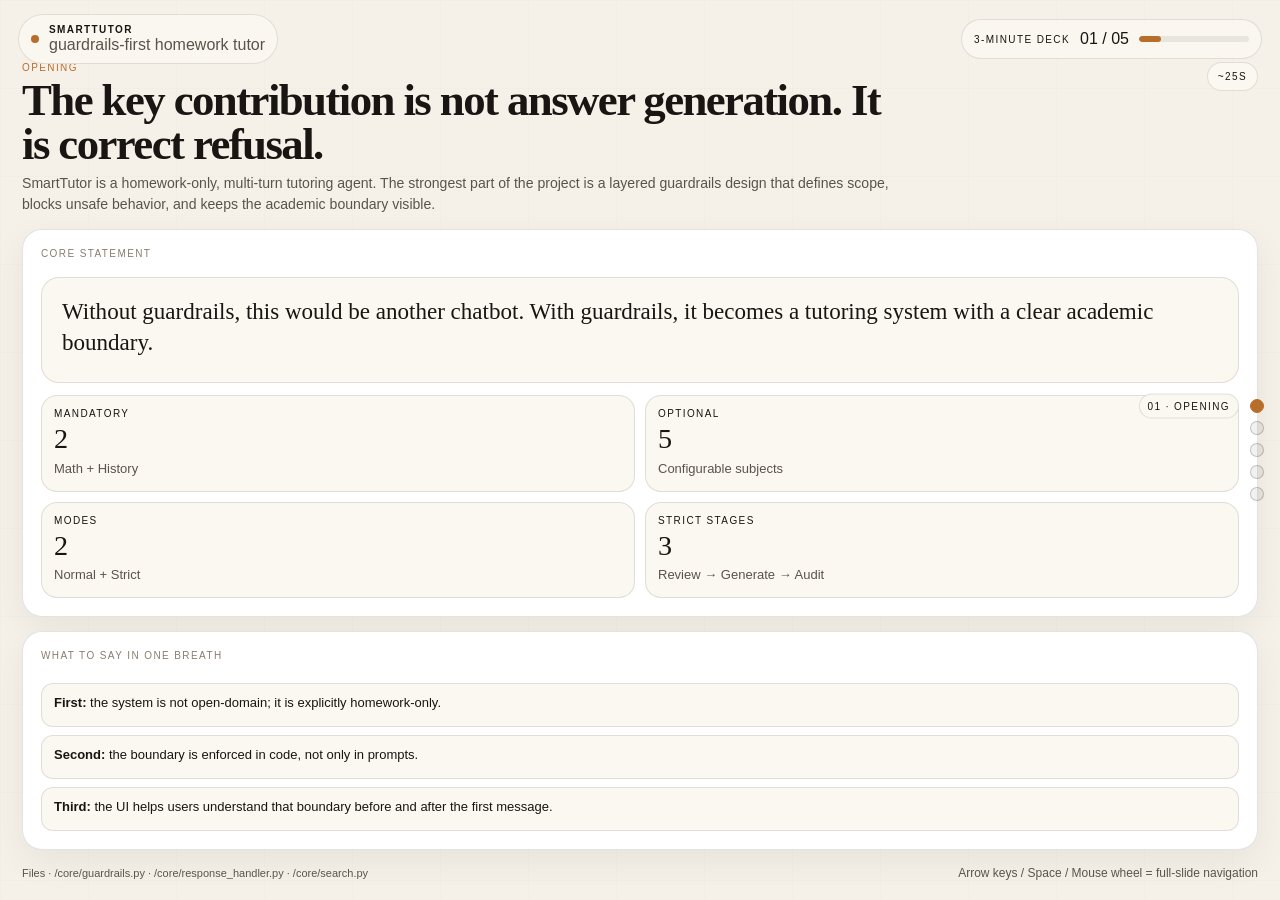
<file: slides/index.html>
<!DOCTYPE html>
<html lang="en">
<head>
  <meta charset="UTF-8" />
  <meta name="viewport" content="width=device-width, initial-scale=1.0" />
  <title>SmartTutor · Guardrails Slides</title>
  <style>
    :root {
      --bg: #f5f1e8;
      --paper: #fbf8f2;
      --panel: #ffffff;
      --line: rgba(32, 28, 24, 0.12);
      --line-strong: rgba(32, 28, 24, 0.22);
      --text: #181512;
      --muted: #5b534a;
      --soft: #8a7d6f;
      --accent: #b76e2b;
      --accent-soft: rgba(183, 110, 43, 0.12);
      --ok: #1b7f5c;
      --ok-soft: rgba(27, 127, 92, 0.10);
      --warn: #b05b50;
      --warn-soft: rgba(176, 91, 80, 0.10);
      --dark: #0f1013;
      --dark-2: #17181d;
      --dark-line: rgba(255,255,255,0.08);
      --dark-text: #f1f3f6;
      --radius-xl: 28px;
      --radius-lg: 20px;
      --radius-md: 14px;
      --radius-sm: 10px;
      --shadow: 0 12px 36px rgba(0, 0, 0, 0.06);
      --ease: cubic-bezier(.22,1,.36,1);
    }

    * { box-sizing: border-box; }
    html, body {
      margin: 0;
      width: 100%;
      height: 100%;
      overflow: hidden;
      background: var(--bg);
      color: var(--text);
      font-family: "Avenir Next", "Segoe UI", sans-serif;
    }

    body::before {
      content: "";
      position: fixed;
      inset: 0;
      background:
        linear-gradient(rgba(24,21,18,0.03) 1px, transparent 1px),
        linear-gradient(90deg, rgba(24,21,18,0.03) 1px, transparent 1px);
      background-size: 88px 88px;
      opacity: 0.45;
      pointer-events: none;
    }

    .deck-shell {
      position: relative;
      width: 100%;
      height: 100%;
      overflow: hidden;
    }

    .deck-hud {
      position: fixed;
      top: 14px;
      left: 18px;
      right: 18px;
      z-index: 20;
      display: flex;
      align-items: center;
      justify-content: space-between;
      gap: 12px;
      pointer-events: none;
    }

    .hud-box {
      pointer-events: auto;
      display: flex;
      align-items: center;
      gap: 10px;
      padding: 10px 12px;
      border: 1px solid var(--line);
      border-radius: 999px;
      background: rgba(251, 248, 242, 0.9);
      backdrop-filter: blur(12px);
    }

    .mark {
      width: 8px;
      height: 8px;
      border-radius: 50%;
      background: var(--accent);
      flex: 0 0 auto;
    }

    .hud-copy {
      display: flex;
      flex-direction: column;
      gap: 1px;
      line-height: 1.05;
    }

    .hud-copy strong,
    .eyebrow,
    .label,
    .mini,
    .nav-label,
    .badge {
      text-transform: uppercase;
      letter-spacing: 0.14em;
      font-size: 10px;
    }

    .hud-copy strong { color: var(--text); }
    .hud-copy span,
    .muted,
    .copy,
    .hint,
    .footer-copy,
    .card-copy,
    .mock-copy,
    .trace-copy,
    .bullet-copy { color: var(--muted); }

    .hud-progress {
      width: 110px;
      height: 6px;
      border-radius: 999px;
      background: rgba(24,21,18,0.08);
      overflow: hidden;
    }

    .hud-progress-fill {
      height: 100%;
      width: 0%;
      border-radius: inherit;
      background: var(--accent);
      transition: width 0.7s var(--ease);
    }

    .deck-nav {
      position: fixed;
      right: 16px;
      top: 50%;
      transform: translateY(-50%);
      z-index: 20;
      display: grid;
      gap: 8px;
    }

    .nav-dot {
      width: 14px;
      height: 14px;
      border-radius: 50%;
      border: 1px solid var(--line-strong);
      background: rgba(24,21,18,0.06);
      cursor: pointer;
      position: relative;
      transition: transform 0.18s ease, background 0.18s ease;
    }

    .nav-dot:hover,
    .nav-dot:focus-visible { transform: scale(1.08); outline: none; }

    .nav-dot.is-active {
      background: var(--accent);
      border-color: var(--accent);
    }

    .nav-label {
      position: absolute;
      right: 24px;
      top: 50%;
      transform: translateY(-50%);
      white-space: nowrap;
      padding: 6px 8px;
      border-radius: 999px;
      border: 1px solid var(--line);
      background: rgba(251,248,242,0.94);
      opacity: 0;
      pointer-events: none;
      transition: opacity 0.18s ease;
      color: var(--text);
    }

    .nav-dot:hover .nav-label,
    .nav-dot.is-active .nav-label { opacity: 1; }

    .deck-track {
      width: 100%;
      height: 100%;
      transition: transform 0.82s var(--ease);
      will-change: transform;
    }

    .slide {
      width: 100%;
      height: 100vh;
      height: 100dvh;
      padding: 66px 34px 22px;
      overflow: hidden;
    }

    .slide-inner {
      width: min(1260px, calc(100vw - 68px));
      height: 100%;
      margin: 0 auto;
      display: grid;
      grid-template-rows: auto minmax(0, 1fr) auto;
      gap: 14px;
    }

    .slide-header {
      display: flex;
      align-items: flex-start;
      justify-content: space-between;
      gap: 12px;
    }

    .title-wrap {
      max-width: 920px;
      display: grid;
      gap: 6px;
    }

    .eyebrow { color: var(--accent); }

    h1, h2 {
      margin: 0;
      font-family: "Iowan Old Style", "Baskerville", "Times New Roman", serif;
      font-weight: 600;
      letter-spacing: -0.035em;
      line-height: 0.98;
      color: var(--text);
    }

    h1 { font-size: clamp(34px, 4vw, 58px); max-width: 860px; }
    h2 { font-size: clamp(28px, 3vw, 44px); max-width: 860px; }

    .subtitle {
      margin: 0;
      max-width: 900px;
      color: var(--muted);
      font-size: clamp(14px, 1.1vw, 18px);
      line-height: 1.5;
    }

    .time {
      flex: 0 0 auto;
      padding: 8px 10px;
      border: 1px solid var(--line);
      border-radius: 999px;
      background: var(--paper);
      font-size: 10px;
      letter-spacing: 0.14em;
      text-transform: uppercase;
      white-space: nowrap;
    }

    [data-reveal] {
      opacity: 0;
      transform: translateY(10px);
      transition: opacity 0.42s ease, transform 0.5s var(--ease);
      transition-delay: var(--delay, 0s);
    }

    .slide.is-active [data-reveal] {
      opacity: 1;
      transform: translateY(0);
    }

    .grid-2,
    .grid-hero,
    .grid-3,
    .grid-ui {
      display: grid;
      gap: 14px;
      min-height: 0;
      align-items: stretch;
    }

    .grid-hero { grid-template-columns: 1.1fr 0.9fr; }
    .grid-2 { grid-template-columns: 1fr 1fr; }
    .grid-3 { grid-template-columns: repeat(3, minmax(0, 1fr)); }
    .grid-ui { grid-template-columns: 1.05fr 0.95fr; }

    .panel,
    .card,
    .mock,
    .trace,
    .takeaway {
      border: 1px solid var(--line);
      border-radius: var(--radius-lg);
      background: var(--panel);
      box-shadow: var(--shadow);
      min-height: 0;
    }

    .panel { padding: 18px; display: grid; gap: 12px; }
    .card { padding: 14px; display: grid; gap: 8px; }
    .label { color: var(--soft); }

    .statement {
      padding: 18px 20px;
      border: 1px solid var(--line);
      border-radius: 18px;
      background: var(--paper);
      font-family: "Iowan Old Style", "Baskerville", serif;
      font-size: clamp(20px, 1.8vw, 30px);
      line-height: 1.34;
      color: var(--text);
    }

    .metric-row {
      display: grid;
      grid-template-columns: repeat(4, minmax(0,1fr));
      gap: 10px;
    }

    .metric {
      padding: 12px;
      border: 1px solid var(--line);
      border-radius: 16px;
      background: var(--paper);
      display: grid;
      gap: 5px;
    }

    .metric-value {
      font-family: "Iowan Old Style", serif;
      font-size: clamp(24px, 2.2vw, 34px);
      line-height: 1;
    }

    .metric-copy { font-size: 13px; line-height: 1.4; color: var(--muted); }

    .bullet-list,
    .short-list {
      display: grid;
      gap: 8px;
      padding: 0;
      margin: 0;
      list-style: none;
    }

    .bullet-list li,
    .short-list li {
      padding: 10px 12px;
      border: 1px solid var(--line);
      border-radius: 12px;
      background: var(--paper);
      font-size: 13px;
      line-height: 1.45;
    }

    .bullet-list strong,
    .short-list strong,
    .card-title,
    .trace-title,
    .mock-title,
    .takeaway-title { color: var(--text); }

    .card-title,
    .trace-title,
    .mock-title,
    .takeaway-title {
      font-size: 16px;
      font-weight: 600;
    }

    .card-copy,
    .trace-copy,
    .mock-copy,
    .takeaway-copy { font-size: 13px; line-height: 1.45; }

    .step-list { display: grid; gap: 8px; }

    .step {
      display: grid;
      grid-template-columns: 26px 1fr;
      gap: 10px;
      padding: 10px 12px;
      border: 1px solid var(--line);
      border-radius: 12px;
      background: var(--paper);
      min-height: 0;
    }

    .step-num {
      width: 26px;
      height: 26px;
      border-radius: 50%;
      display: inline-flex;
      align-items: center;
      justify-content: center;
      background: var(--accent-soft);
      color: var(--accent);
      font-size: 12px;
      font-weight: 700;
      line-height: 1;
    }

    .example-grid {
      display: grid;
      grid-template-columns: repeat(2, minmax(0, 1fr));
      gap: 8px;
    }

    .example {
      padding: 10px 12px;
      border: 1px solid var(--line);
      border-radius: 12px;
      background: var(--paper);
      display: grid;
      gap: 6px;
      min-height: 0;
    }

    .badge {
      width: fit-content;
      padding: 4px 7px;
      border-radius: 999px;
      border: 1px solid transparent;
    }

    .badge.ok { color: var(--ok); background: var(--ok-soft); border-color: rgba(27,127,92,0.16); }
    .badge.no { color: var(--warn); background: var(--warn-soft); border-color: rgba(176,91,80,0.16); }

    .trace {
      padding: 14px;
      display: grid;
      gap: 8px;
      background: var(--paper);
    }

    .trace-card {
      padding: 10px 12px;
      border: 1px solid var(--line);
      border-radius: 12px;
      background: #fff;
      display: grid;
      gap: 6px;
    }

    .trace-head {
      display: flex;
      align-items: center;
      justify-content: space-between;
      gap: 8px;
    }

    .trace-state {
      font-size: 10px;
      letter-spacing: 0.12em;
      text-transform: uppercase;
      padding: 4px 7px;
      border-radius: 999px;
      border: 1px solid var(--line);
    }

    .trace-state.ok { color: var(--ok); background: var(--ok-soft); }
    .trace-state.mid { color: var(--accent); background: var(--accent-soft); }

    .mock {
      padding: 14px;
      display: grid;
      gap: 10px;
      background: linear-gradient(180deg, var(--dark-2), var(--dark));
      color: var(--dark-text);
      border-color: var(--dark-line);
      box-shadow: none;
    }

    .mock-shell {
      border: 1px solid var(--dark-line);
      border-radius: 18px;
      background: linear-gradient(180deg, #101216, #0d0f12);
      padding: 12px;
      display: grid;
      gap: 10px;
      min-height: 0;
    }

    .mock-top {
      display: flex;
      align-items: center;
      justify-content: space-between;
      gap: 10px;
    }

    .mock-brand {
      display: grid;
      gap: 2px;
      line-height: 1.05;
    }

    .mock-brand strong { font-size: 16px; color: var(--dark-text); }
    .mock-brand span,
    .mock-copy,
    .mock-note { color: rgba(241,243,246,0.56); }

    .ghost {
      padding: 7px 10px;
      border: 1px solid var(--dark-line);
      border-radius: 999px;
      font-size: 10px;
      letter-spacing: 0.12em;
      text-transform: uppercase;
      color: rgba(241,243,246,0.8);
      background: rgba(255,255,255,0.03);
    }

    .mock-title {
      font-family: "Iowan Old Style", serif;
      font-size: 28px;
      line-height: 1.02;
      color: #f5f7fb;
      max-width: 560px;
    }

    .starter-row,
    .toolbar-row,
    .chip-row,
    .trace-row { display: flex; gap: 8px; flex-wrap: wrap; }

    .starter-box,
    .toolbar-pill,
    .chip,
    .trace-pill,
    .bubble {
      border: 1px solid var(--dark-line);
      border-radius: 12px;
      background: rgba(255,255,255,0.03);
      color: rgba(241,243,246,0.88);
    }

    .starter-row { display: grid; grid-template-columns: repeat(3, minmax(0,1fr)); gap: 8px; }

    .starter-box {
      padding: 10px;
      display: grid;
      gap: 6px;
      min-height: 74px;
    }

    .starter-head {
      display: flex;
      align-items: center;
      justify-content: space-between;
      gap: 6px;
    }

    .chip-small {
      padding: 4px 6px;
      border-radius: 999px;
      font-size: 9px;
      letter-spacing: 0.12em;
      text-transform: uppercase;
      background: rgba(255,255,255,0.05);
      color: rgba(241,243,246,0.74);
    }

    .chip-small.ok { background: rgba(27,127,92,0.18); color: #98e2c6; }
    .chip-small.no { background: rgba(176,91,80,0.18); color: #f1b2ab; }

    .starter-copy { font-size: 12px; line-height: 1.3; }

    .toolbar-pill,
    .chip,
    .trace-pill {
      padding: 7px 9px;
      font-size: 11px;
    }

    .composer {
      margin-top: auto;
      border: 1px solid var(--dark-line);
      border-radius: 16px;
      padding: 10px;
      background: rgba(255,255,255,0.025);
      display: grid;
      gap: 8px;
    }

    .input {
      height: 48px;
      border: 1px solid var(--dark-line);
      border-radius: 14px;
      padding: 10px 12px;
      display: flex;
      align-items: center;
      justify-content: space-between;
      gap: 10px;
      color: rgba(241,243,246,0.36);
      font-size: 13px;
    }

    .send {
      width: 30px;
      height: 30px;
      border-radius: 50%;
      background: #f3f5f7;
      color: #111317;
      display: inline-flex;
      align-items: center;
      justify-content: center;
      font-weight: 700;
      flex: 0 0 auto;
    }

    .chat {
      display: grid;
      gap: 8px;
      min-height: 0;
      align-content: start;
    }

    .bubble {
      padding: 10px 12px;
      font-size: 12px;
      line-height: 1.4;
      width: fit-content;
      max-width: 100%;
    }

    .bubble.user { justify-self: end; background: rgba(255,255,255,0.07); }
    .bubble.assistant { background: rgba(255,255,255,0.04); }
    .bubble.refusal { border-color: rgba(241, 178, 171, 0.24); color: #f0c4bf; }

    .trace-pill.ok { color: #98e2c6; background: rgba(27,127,92,0.18); }
    .trace-pill.mid { color: #f0cfad; background: rgba(183,110,43,0.18); }

    .takeaway {
      padding: 14px;
      display: grid;
      gap: 8px;
    }

    .footer {
      display: flex;
      align-items: center;
      justify-content: space-between;
      gap: 14px;
      min-height: 18px;
    }

    .footer-copy { font-size: 11px; }
    .hint { font-size: 12px; }

    @media (max-width: 1366px) {
      .slide { padding: 62px 22px 18px; }
      .slide-inner { width: min(100%, calc(100vw - 44px)); }
      h1 { font-size: clamp(30px, 3.5vw, 46px); }
      h2 { font-size: clamp(24px, 2.7vw, 36px); }
      .grid-hero,
      .grid-ui,
      .grid-2 { grid-template-columns: 1fr; }
      .metric-row,
      .grid-3 { grid-template-columns: repeat(2, minmax(0,1fr)); }
    }

    @media (max-width: 900px) {
      .deck-nav { display: none; }
      .slide { padding: 64px 12px 14px; }
      .slide-inner { width: min(100%, calc(100vw - 24px)); }
      .metric-row,
      .grid-3,
      .example-grid,
      .starter-row { grid-template-columns: 1fr; }
      .footer { flex-direction: column; align-items: flex-start; }
    }

    @media (max-height: 760px) {
      .slide {
        padding: 54px 14px 12px;
      }

      .slide-inner {
        width: min(1320px, calc((100vw - 28px) / 0.9));
        transform: scale(0.9);
        transform-origin: top center;
        gap: 10px;
      }

      h1 { font-size: clamp(30px, 3.2vw, 44px); }
      h2 { font-size: clamp(24px, 2.4vw, 34px); }
      .subtitle { font-size: 13px; }
      .statement { font-size: 21px; padding: 16px 18px; }
      .panel { padding: 14px; }
      .card { padding: 12px; }
      .footer { display: none; }
    }

    @media (max-height: 720px) {
      .slide-inner {
        width: min(1380px, calc((100vw - 28px) / 0.84));
        transform: scale(0.84);
      }

      .slide {
        padding: 50px 12px 10px;
      }
    }

    @media (prefers-reduced-motion: reduce) {
      .deck-track,
      [data-reveal],
      .hud-progress-fill,
      .nav-dot { transition: none !important; }
    }
  </style>
</head>
<body>
  <div class="deck-shell">
    <header class="deck-hud">
      <div class="hud-box">
        <span class="mark"></span>
        <div class="hud-copy">
          <strong>SmartTutor</strong>
          <span>guardrails-first homework tutor</span>
        </div>
      </div>
      <div class="hud-box">
        <div class="mini">3-minute deck</div>
        <div id="hudCounter">01 / 05</div>
        <div class="hud-progress"><div class="hud-progress-fill" id="hudProgressFill"></div></div>
      </div>
    </header>

    <nav class="deck-nav" id="deckNav" aria-label="Slide navigation"></nav>

    <main class="deck-track" id="deckTrack">
      <section class="slide is-active" data-title="Opening">
        <div class="slide-inner">
          <div class="slide-header">
            <div class="title-wrap">
              <div class="eyebrow" data-reveal style="--delay:0.02s;">Opening</div>
              <h1 data-reveal style="--delay:0.08s;">The key contribution is not answer generation. It is correct refusal.</h1>
              <p class="subtitle" data-reveal style="--delay:0.14s;">SmartTutor is a homework-only, multi-turn tutoring agent. The strongest part of the project is a layered guardrails design that defines scope, blocks unsafe behavior, and keeps the academic boundary visible.</p>
            </div>
            <div class="time" data-reveal style="--delay:0.18s;">~25s</div>
          </div>

          <div class="grid-hero">
            <div class="panel" data-reveal style="--delay:0.22s;">
              <div class="label">Core statement</div>
              <div class="statement">Without guardrails, this would be another chatbot. With guardrails, it becomes a tutoring system with a clear academic boundary.</div>
              <div class="metric-row">
                <div class="metric"><div class="mini">Mandatory</div><div class="metric-value">2</div><div class="metric-copy">Math + History</div></div>
                <div class="metric"><div class="mini">Optional</div><div class="metric-value">5</div><div class="metric-copy">Configurable subjects</div></div>
                <div class="metric"><div class="mini">Modes</div><div class="metric-value">2</div><div class="metric-copy">Normal + Strict</div></div>
                <div class="metric"><div class="mini">Strict stages</div><div class="metric-value">3</div><div class="metric-copy">Review → Generate → Audit</div></div>
              </div>
            </div>

            <div class="panel" data-reveal style="--delay:0.28s;">
              <div class="label">What to say in one breath</div>
              <ul class="bullet-list">
                <li><strong>First:</strong> the system is not open-domain; it is explicitly homework-only.</li>
                <li><strong>Second:</strong> the boundary is enforced in code, not only in prompts.</li>
                <li><strong>Third:</strong> the UI helps users understand that boundary before and after the first message.</li>
              </ul>
            </div>
          </div>

          <div class="footer" data-reveal style="--delay:0.34s;">
            <div class="footer-copy">Files · /core/guardrails.py · /core/response_handler.py · /core/search.py</div>
            <div class="hint">Arrow keys / Space / Mouse wheel = full-slide navigation</div>
          </div>
        </div>
      </section>

      <section class="slide" data-title="Architecture">
        <div class="slide-inner">
          <div class="slide-header">
            <div class="title-wrap">
              <div class="eyebrow" data-reveal style="--delay:0.02s;">Architecture</div>
              <h2 data-reveal style="--delay:0.08s;">The project is easy to defend because the control points are explicit.</h2>
              <p class="subtitle" data-reveal style="--delay:0.14s;">The UI, memory, local guardrails, search, and response handling are separated cleanly. That separation makes the system easier to explain, test, and extend.</p>
            </div>
            <div class="time" data-reveal style="--delay:0.18s;">~25s</div>
          </div>

          <div class="grid-2">
            <div class="panel" data-reveal style="--delay:0.22s;">
              <div class="label">Runtime flow</div>
              <div class="step-list">
                <div class="step"><div class="step-num">1</div><div><div class="card-title">Web UI / CLI</div><div class="card-copy">Two entry points, one shared tutoring core.</div></div></div>
                <div class="step"><div class="step-num">2</div><div><div class="card-title">ConversationManager</div><div class="card-copy">Tracks multi-turn history, truncation, and academic level.</div></div></div>
                <div class="step"><div class="step-num">3</div><div><div class="card-title">Local guardrails</div><div class="card-copy">Quickly refuse unsafe or out-of-scope input before expensive model work.</div></div></div>
                <div class="step"><div class="step-num">4</div><div><div class="card-title">Optional search</div><div class="card-copy">Search evidence is reviewed and sanitized before use.</div></div></div>
                <div class="step"><div class="step-num">5</div><div><div class="card-title">ResponseHandler</div><div class="card-copy">Normal mode or Strict mode produces the final reply.</div></div></div>
              </div>
            </div>

            <div class="panel" data-reveal style="--delay:0.28s;">
              <div class="label">Why this matters</div>
              <ul class="bullet-list">
                <li><strong>Clear scope:</strong> all subject logic is centralized in settings and prompts.</li>
                <li><strong>Reliable refusal:</strong> obvious bad requests can be blocked locally.</li>
                <li><strong>Testable safety:</strong> guardrails, strict behavior, and search filtering all have unit tests.</li>
                <li><strong>Good demo value:</strong> each stage maps to a story you can explain quickly during presentation.</li>
              </ul>
            </div>
          </div>

          <div class="footer" data-reveal style="--delay:0.34s;">
            <div class="footer-copy">Reference · /README.md · /config/settings.py</div>
            <div class="hint">Transition: “Now the important part is how the boundary is enforced.”</div>
          </div>
        </div>
      </section>

      <section class="slide" data-title="Local guardrails">
        <div class="slide-inner">
          <div class="slide-header">
            <div class="title-wrap">
              <div class="eyebrow" data-reveal style="--delay:0.02s;">Guardrails ①</div>
              <h2 data-reveal style="--delay:0.08s;">The local prefilter is the most important engineering choice in the project.</h2>
              <p class="subtitle" data-reveal style="--delay:0.14s;">It does more than keyword blocking. It normalizes obfuscated input, distinguishes academic intent from daily-life services, and protects the subject boundary before the model is called.</p>
            </div>
            <div class="time" data-reveal style="--delay:0.18s;">~40s</div>
          </div>

          <div class="grid-2">
            <div class="panel" data-reveal style="--delay:0.22s;">
              <div class="label">What the prefilter does</div>
              <div class="step-list">
                <div class="step"><div class="step-num">1</div><div><div class="card-title">Decode first</div><div class="card-copy">Base64, ROT13, Morse, invisible characters, and light obfuscation are normalized before classification.</div></div></div>
                <div class="step"><div class="step-num">2</div><div><div class="card-title">Catch jailbreak patterns</div><div class="card-copy">It blocks prompt leakage, roleplay scaffolds, and “ignore previous instructions” style attacks.</div></div></div>
                <div class="step"><div class="step-num">3</div><div><div class="card-title">Enforce homework-only scope</div><div class="card-copy">Clearly disallowed subjects like biology or programming are refused.</div></div></div>
                <div class="step"><div class="step-num">4</div><div><div class="card-title">Avoid false positives</div><div class="card-copy">A real conceptual question about climate should pass; a real travel-booking request should not.</div></div></div>
              </div>
            </div>

            <div class="panel" data-reveal style="--delay:0.28s;">
              <div class="label">Examples from the tests</div>
              <div class="example-grid">
                <div class="example"><div class="badge ok">Allow</div><div class="card-copy">“What is the difference between weather and climate?”</div></div>
                <div class="example"><div class="badge no">Refuse</div><div class="card-copy">“What is the cheapest flight from Hong Kong to London next week?”</div></div>
                <div class="example"><div class="badge ok">Allow</div><div class="card-copy">“How did travel routes shape the Silk Road?”</div></div>
                <div class="example"><div class="badge no">Refuse</div><div class="card-copy">“Who was the first president of HKUST?”</div></div>
                <div class="example"><div class="badge no">Refuse</div><div class="card-copy">Encoded prompt-exfiltration attempts after normalization.</div></div>
                <div class="example"><div class="badge ok">Allow</div><div class="card-copy">“Please explain this in English.” as a formatting preference.</div></div>
              </div>
            </div>
          </div>

          <div class="footer" data-reveal style="--delay:0.34s;">
            <div class="footer-copy">Evidence · /tests/test_guardrails.py</div>
            <div class="hint">Short line: “The prefilter tries to understand the real intent before saying yes or no.”</div>
          </div>
        </div>
      </section>

      <section class="slide" data-title="Strict mode">
        <div class="slide-inner">
          <div class="slide-header">
            <div class="title-wrap">
              <div class="eyebrow" data-reveal style="--delay:0.02s;">Guardrails ②</div>
              <h2 data-reveal style="--delay:0.08s;">Strict mode makes safety fail-closed: review the input, generate a draft, then audit the draft.</h2>
              <p class="subtitle" data-reveal style="--delay:0.14s;">This is the second major guardrail layer. The model can help generate content, but it does not control the final decision on its own.</p>
            </div>
            <div class="time" data-reveal style="--delay:0.18s;">~40s</div>
          </div>

          <div class="grid-2">
            <div class="panel" data-reveal style="--delay:0.22s;">
              <div class="label">Strict-mode flow</div>
              <div class="step-list">
                <div class="step"><div class="step-num">0</div><div><div class="card-title">Local prefilter</div><div class="card-copy">Obvious bad cases are blocked immediately.</div></div></div>
                <div class="step"><div class="step-num">1</div><div><div class="card-title">Input Review</div><div class="card-copy">A reviewer returns structured JSON with decision and summary.</div></div></div>
                <div class="step"><div class="step-num">2</div><div><div class="card-title">Answer Generation</div><div class="card-copy">A candidate answer is created only after approval.</div></div></div>
                <div class="step"><div class="step-num">3</div><div><div class="card-title">Final Audit</div><div class="card-copy">The draft must pass a final check before the user sees it.</div></div></div>
              </div>
            </div>

            <div class="panel" data-reveal style="--delay:0.28s;">
              <div class="label">Why it is reliable</div>
              <div class="trace">
                <div class="trace-card">
                  <div class="trace-head"><div class="trace-title">Input Review</div><div class="trace-state ok">allow</div></div>
                  <div class="trace-copy">Malformed reviewer output should not pass silently; tests require refusal.</div>
                </div>
                <div class="trace-card">
                  <div class="trace-head"><div class="trace-title">Generation</div><div class="trace-state mid">retry</div></div>
                  <div class="trace-copy">If the answer is empty or rejected, the system can retry with corrective feedback.</div>
                </div>
                <div class="trace-card">
                  <div class="trace-head"><div class="trace-title">Search review</div><div class="trace-state ok">filter</div></div>
                  <div class="trace-copy">Irrelevant or prompt-like external snippets are filtered before they reach the UI or the generator.</div>
                </div>
              </div>
            </div>
          </div>

          <div class="footer" data-reveal style="--delay:0.34s;">
            <div class="footer-copy">Evidence · /tests/test_response_handler.py · /tests/test_search.py</div>
            <div class="hint">Short line: “Generation is useful here because it is fenced in by review and audit.”</div>
          </div>
        </div>
      </section>

      <section class="slide" data-title="UI & closing">
        <div class="slide-inner">
          <div class="slide-header">
            <div class="title-wrap">
              <div class="eyebrow" data-reveal style="--delay:0.02s;">UI + closing</div>
              <h2 data-reveal style="--delay:0.08s;">The interface matters because it makes the boundary visible.</h2>
              <p class="subtitle" data-reveal style="--delay:0.14s;">This mock UI is built directly inside the slide. The design goal is simple: users should see what is allowed, how the system is configured, and how refusal behaves inside the same tutoring flow.</p>
            </div>
            <div class="time" data-reveal style="--delay:0.18s;">~30s</div>
          </div>

          <div class="grid-ui">
            <div class="mock" data-reveal style="--delay:0.22s;">
              <div class="label" style="color:rgba(241,243,246,0.56);">Re-created SmartTutor UI</div>
              <div class="mock-shell">
                <div class="mock-top">
                  <div class="mock-brand"><strong>SmartTutor</strong><span>CSIT5900 homework assistant</span></div>
                  <div class="ghost">New chat</div>
                </div>
                <div class="mock-title">What can I help with today?</div>
                <div class="starter-row">
                  <div class="starter-box">
                    <div class="starter-head"><span class="chip-small">Math</span><span class="chip-small ok">In scope</span></div>
                    <div class="starter-copy">Differentiate x³eˣ and explain the rules.</div>
                  </div>
                  <div class="starter-box">
                    <div class="starter-head"><span class="chip-small">History</span><span class="chip-small ok">In scope</span></div>
                    <div class="starter-copy">Compare the French and Haitian Revolutions.</div>
                  </div>
                  <div class="starter-box">
                    <div class="starter-head"><span class="chip-small">Travel</span><span class="chip-small no">Will refuse</span></div>
                    <div class="starter-copy">Plan a food tour in Osaka with hotel suggestions.</div>
                  </div>
                </div>
                <div class="composer">
                  <div class="toolbar-row">
                    <div class="toolbar-pill">Normal</div>
                    <div class="toolbar-pill">Auto</div>
                    <div class="toolbar-pill">All</div>
                  </div>
                  <div class="input"><span>Message SmartTutor...</span><span class="send">↑</span></div>
                </div>
              </div>
            </div>

            <div class="grid-3" data-reveal style="--delay:0.28s; grid-template-columns:1fr;">
              <div class="mock">
                <div class="label" style="color:rgba(241,243,246,0.56);">Same conversation</div>
                <div class="mock-shell">
                  <div class="chat">
                    <div class="bubble assistant">For a right triangle, <strong>a² + b² = c²</strong>.</div>
                    <div class="trace-row">
                      <div class="trace-pill ok">Input review · allow</div>
                      <div class="trace-pill mid">Generation · draft</div>
                      <div class="trace-pill ok">Audit · approve</div>
                    </div>
                    <div class="bubble refusal">Sorry, that request moves outside the homework scope I am allowed to support.</div>
                  </div>
                </div>
              </div>
              <div class="takeaway">
                <div class="label">Final takeaway</div>
                <div class="takeaway-title">This project is strongest when presented as a boundary system.</div>
                <div class="takeaway-copy">It answers the right question, refuses the wrong one, and exposes that decision in a way a user can understand.</div>
              </div>
              <div class="takeaway">
                <div class="label">Stable live demo route</div>
                <ul class="short-list">
                  <li><strong>1.</strong> Ask one safe homework question.</li>
                  <li><strong>2.</strong> Ask one disguised out-of-scope request.</li>
                  <li><strong>3.</strong> Ask for a summary or practice follow-up.</li>
                </ul>
              </div>
            </div>
          </div>

          <div class="footer" data-reveal style="--delay:0.34s;">
            <div class="footer-copy">File · /Users/lijinchuan/Documents/HKUST/CSIT5900-AI/agent-project/slides/index.html</div>
            <div class="hint">Final line: “The project is not just about generating answers; it is about enforcing the right boundary.”</div>
          </div>
        </div>
      </section>
    </main>
  </div>

  <script>
    const slides = Array.from(document.querySelectorAll('.slide'));
    const deckTrack = document.getElementById('deckTrack');
    const hudCounter = document.getElementById('hudCounter');
    const hudProgressFill = document.getElementById('hudProgressFill');
    const deckNav = document.getElementById('deckNav');

    let currentIndex = 0;
    let lockUntil = 0;
    let wheelAccumulator = 0;
    let touchStartY = null;

    function clampIndex(index) {
      return Math.max(0, Math.min(slides.length - 1, index));
    }

    function updateHud() {
      hudCounter.textContent = `${String(currentIndex + 1).padStart(2, '0')} / ${String(slides.length).padStart(2, '0')}`;
      hudProgressFill.style.width = `${((currentIndex + 1) / slides.length) * 100}%`;
    }

    function updateNav() {
      deckNav.querySelectorAll('.nav-dot').forEach((dot, index) => dot.classList.toggle('is-active', index === currentIndex));
    }

    function activateSlide(index) {
      currentIndex = clampIndex(index);
      deckTrack.style.transform = `translate3d(0, -${currentIndex * 100}vh, 0)`;
      slides.forEach((slide, idx) => slide.classList.toggle('is-active', idx === currentIndex));
      updateHud();
      updateNav();
    }

    function goTo(index) {
      const nextIndex = clampIndex(index);
      if (nextIndex === currentIndex) return;
      lockUntil = Date.now() + 760;
      wheelAccumulator = 0;
      activateSlide(nextIndex);
    }

    function navigate(direction) {
      if (Date.now() < lockUntil) return;
      const nextIndex = clampIndex(currentIndex + direction);
      if (nextIndex === currentIndex) return;
      goTo(nextIndex);
    }

    slides.forEach((slide, index) => {
      const button = document.createElement('button');
      button.type = 'button';
      button.className = 'nav-dot' + (index === 0 ? ' is-active' : '');
      button.setAttribute('aria-label', `Go to slide ${index + 1}`);
      button.innerHTML = `<span class="nav-label">${String(index + 1).padStart(2, '0')} · ${slide.dataset.title || `Slide ${index + 1}`}</span>`;
      button.addEventListener('click', () => goTo(index));
      deckNav.appendChild(button);
    });

    window.addEventListener('wheel', (event) => {
      event.preventDefault();
      if (Date.now() < lockUntil) return;
      wheelAccumulator += event.deltaY;
      if (Math.abs(wheelAccumulator) > 70) navigate(wheelAccumulator > 0 ? 1 : -1);
    }, { passive: false });

    window.addEventListener('keydown', (event) => {
      if (['ArrowDown', 'ArrowRight', 'PageDown'].includes(event.key) || (event.key === ' ' && !event.shiftKey)) {
        event.preventDefault();
        navigate(1);
      } else if (['ArrowUp', 'ArrowLeft', 'PageUp'].includes(event.key) || (event.key === ' ' && event.shiftKey)) {
        event.preventDefault();
        navigate(-1);
      } else if (event.key === 'Home') {
        event.preventDefault();
        goTo(0);
      } else if (event.key === 'End') {
        event.preventDefault();
        goTo(slides.length - 1);
      }
    });

    window.addEventListener('touchstart', (event) => { touchStartY = event.touches[0].clientY; }, { passive: true });
    window.addEventListener('touchend', (event) => {
      if (touchStartY == null) return;
      const delta = touchStartY - event.changedTouches[0].clientY;
      if (Math.abs(delta) > 50) navigate(delta > 0 ? 1 : -1);
      touchStartY = null;
    }, { passive: true });

    activateSlide(0);
  </script>
</body>
</html>
</file>
